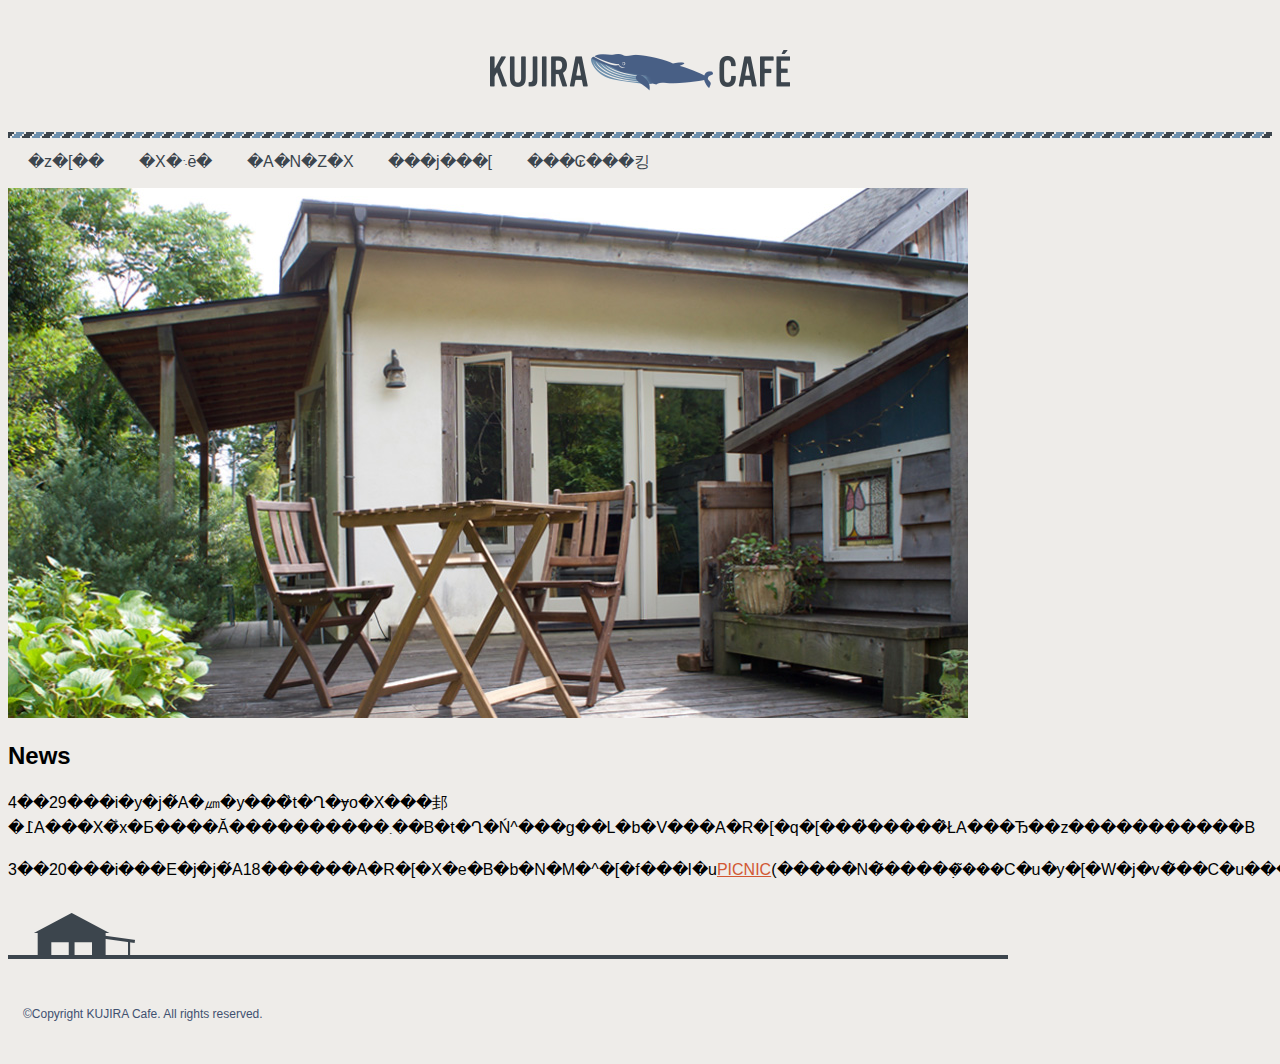
<file: HPworks/cafe/index.html>
<!doctype html>
<html>
<head>
<meta charist="UTF-8">
<title>KUJIRA Cafe�ւ悤����</title>
<link rel="stylesheet" href="css/style.css">
</head>
<body>
<div class="wrapper">
	<!-- �w�b�_�[ -->
	<header class="header">
		<h1 class="logo"><a href="index.html"><img src="images/logo.png" alt="KUJIRA Cafe"</a></h1>
		<nav class="nav">
			<ul>
				<li><a href="index.html">�z�[��</a></li>
				<li><a href="about.html">�X�܈ē�</a></li>
				<li><a href="access.html">�A�N�Z�X</a></li>
				<li><a href="menu.html">���j���[</a></li>
				<li><a href="contact.html">���₢���킹</a></li>
			</ul>
		</nav>
	</header>
	<div class="keyvisual">
		<img src="images/keyvisual.jpg" alt="">
	</div>
	<!-- �w�b�_�[�@�����܂� -->
	<!-- ���C�� -->
	<main>
		<h2 id="news">News</h2>
		<p class="news-item">4��29���i�y�j�́A�㎛�y���̏t�Ղ�ɏo�X���邽�߁A���X�͋x�Ƃ����Ă����������܂��B�t�Ղ�Ń^���g��L�b�V���A�R�[�q�[���̔�����̂ŁA���Ђ��z�����������B</p>
		<p class="news-item">3��20���i���E�j�j�́A18������A�R�[�X�e�B�b�N�M�^�[�f���I�u<a href="https://www.aimyong.net/news/3/?range=future_event_end_time&sort=asc" target="_blank">PICNIC</a>(�����N�͂����݂��̃��C�u�y�[�W�j�v�̃��C�u���J�Â��܂��B�����K�����ł��B���y���݂ɁI</p>
	</main>
	<!-- ���C���@�����܂� -->
	<!-- �t�b�^�[ -->
	<footer class="footer">
		<p>&copy;Copyright KUJIRA Cafe. All rights reserved.</p>
	</footer>
	<!-- �t�b�^�[�@�����܂� -->
</div>
</body>
</html>
</file>
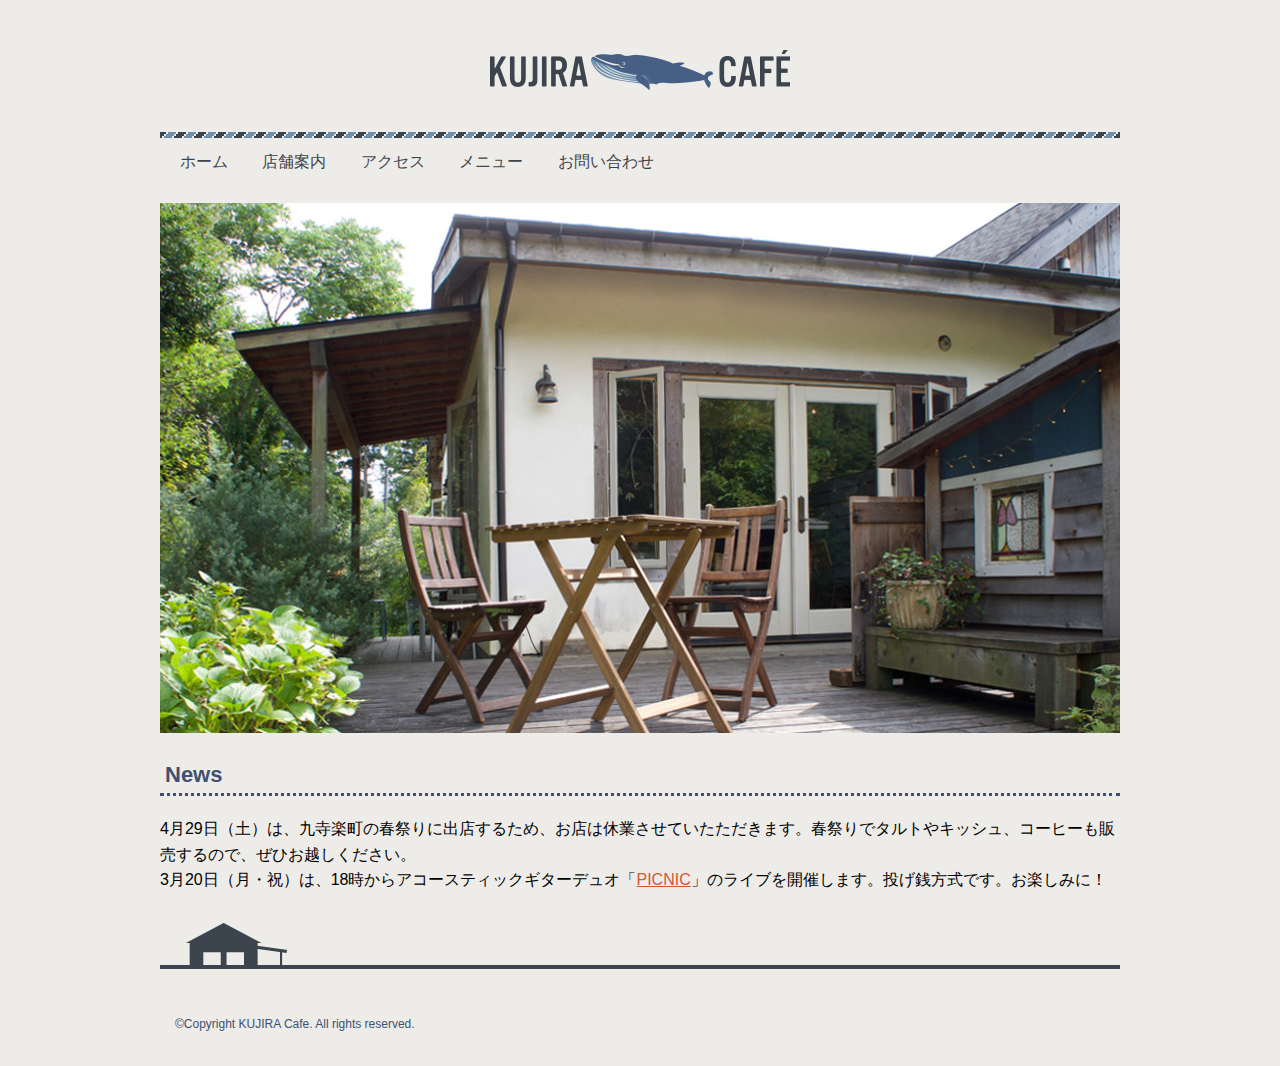
<file: HPworks/サンプル/Site/index.html>
<!doctype html>
<html>
<head>
<meta charset="UTF-8">
<meta name="viewport" content="width=device-width, initial-scale=1">
<title>KUJIRA Cafeへようこそ</title>
<link rel="stylesheet" href="css/style.css">
</head>
<body>
<div class="wrapper">
	<!-- ヘッダー -->
	<header class="header">
		<h1 class="logo"><a href="index.html"><img src="images/logo.png" alt="KUJIRA Cafe"></a></h1>
		<nav class="nav">
			<ul>
				<li><a href="index.html">ホーム</a></li>
				<li><a href="about.html">店舗案内</a></li>
				<li><a href="access.html">アクセス</a></li>
				<li><a href="menu.html">メニュー</a></li>
				<li><a href="contact.html">お問い合わせ</a></li>
			</ul>
		</nav>
	</header>
	<!-- ヘッダー ここまで -->
	<!-- メイン -->
	<div class="keyvisual">
		<img src="images/keyvisual.jpg" alt="">
	</div>
	<main>
		<h2 id="news">News</h2>
		<p class="news-item">4月29日（土）は、九寺楽町の春祭りに出店するため、お店は休業させていたただきます。春祭りでタルトやキッシュ、コーヒーも販売するので、ぜひお越しください。</p>
		<p class="news-item">3月20日（月・祝）は、18時からアコースティックギターデュオ「<a href="http://www.sbcr.jp" target="_blank">PICNIC</a>」のライブを開催します。投げ銭方式です。お楽しみに！</p>
	</main>
	<!-- メイン ここまで -->
	<!-- フッター -->
	<footer class="footer">
		<p>&copy;Copyright KUJIRA Cafe. All rights reserved.</p>
	</footer>
	<!-- フッター ここまで -->
</div>
</body>
</html>
</file>
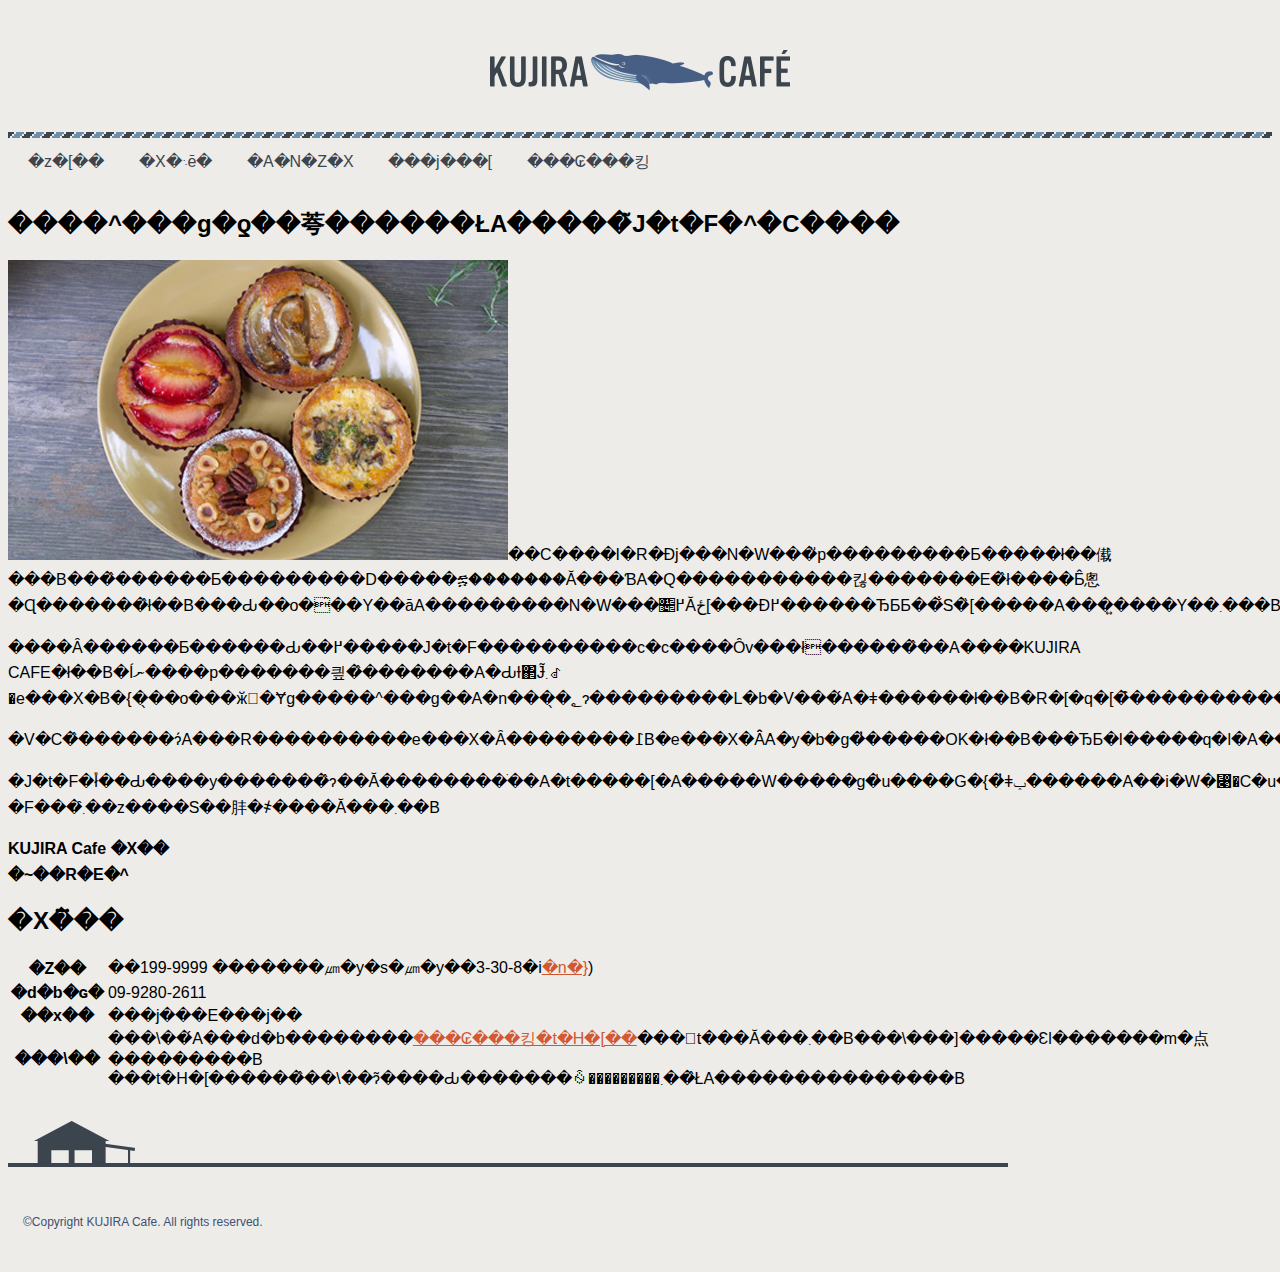
<file: HPworks/cafe/about.html>
<!doctype html>
<html>
<head>
<meta charist="UTF-8">
<title>KUJIRA Cafe �ɂ��� | KUJIRA Cafe</title>
<link rel="stylesheet" href="css/style.css">
</head>
<body>
<div class="wrapper">
	<!-- �w�b�_�[ -->
	<header class="header">
		<h1 class="logo"><a href="index.html"><img src="images/logo.png" alt="KUJIRA Cafe"</a></h1>
		<nav class="nav">
			<ul>
				<li><a href="index.html">�z�[��</a></li>
				<li><a href="about.html">�X�܈ē�</a></li>
				<li><a href="access.html">�A�N�Z�X</a></li>
				<li><a href="menu.html">���j���[</a></li>
				<li><a href="contact.html">���₢���킹</a></li>
			</ul>
		</nav>
	</header>

	<!-- �w�b�_�[�@�����܂� -->
	<!-- ���C�� -->
	<main>
		<h2>����^���g�ƍ��荂������ŁA�����̃J�t�F�^�C����</h2>
		<p><img src="images/about-photo.jpg",alt="�^���g�̎ʐ^">��C����I�R�Ɖj���N�W���̎p���������Ƃ�����ł��傤���B���̂������Ƃ���������D�����፷�������Ă���ƁA�Q�����������킪�������E�̂ł����Ƃ̂悤�Ɋ�������̂ł��B���Ԃ��o�̂��Y��āA���������N�W���𒭂߂Ăځ[���Ɖ߂������ЂƂƂ��̐S�̏[�����A���͍����Y��܂���B</p>

		<p>����Ȃ������Ƃ������Ԃ��߂�����J�t�F����������c�c����Ȏv���ł������̂��A����KUJIRA CAFE�ł��B�Íނ����p�������킢�̂�������A�ԂƗ΂Ɉ͂܂ꂽ�e���X�B�{�̖��o���ӂ񂾂�Ɏg�����^���g��A�n���̖�؂ɂ���������L�b�V���́A�ǂ������ł��B�R�[�q�[�͒��������������Ă����������A�҂����Ă̍�������y���݂��������Ă���܂��B</p>

		<p>�V�C�̂������ɂ́A���R����������e���X�Ȃ��������߁B�e���X�Ȃ̂݁A�y�b�g�̓�����OK�ł��B���ЂƂ�l�����q�l�A��̕����A���C�ɓ���̂��ȂŁA�v���v���̎��Ԃ��������Ƃ��߂������������B</p>

		<p>�J�t�F�ł̎��Ԃ����y�������̂ɂ��Ă��������ׂ��A�t�����[�A�����W�����g�̍u����G�{�̓ǂݕ������A��i�W�⃉�C�u�ȂǁA���܂��܂ȃC�x���g���J�Â��Ă���܂��B�X�P�W���[����<a href="index.html#news">��News��</a>�ō��m�������܂��̂ŁA���m�F���������܂��B
�F���܂̂��z����S��肨�҂����Ă���܂��B</p>

		<p><strong>KUJIRA Cafe �X��<br>
		�~��R�E�^</strong></p>
		<h2>�X�܏��</h2>
		<table>
		<tr>
			<th>�Z��</th>
			<td>��199-9999 �������㎛�y�s�㎛�y��3-30-8�i<a href="access.html">�n�}</a>)</td>
		<tr>
			<th>�d�b�ԍ�</th>
			<td>09-9280-2611</td>
		</tr>
		<tr>
			<th>��x��</th>
			<td>���j���E���j��<td>
		</tr>
			<tr>
			<th>���\��</th>
			<td>���\��́A���d�b��������<a href="contact.html">���₢���킹�t�H�[��</a>���󂯕t���Ă���܂��B���\���]�����Ɛl�������m�点���������B<br>���t�H�[������̂��\��ɂ͂����Ԃ�������ꍇ���������܂��̂ŁA���������������B</td>
		</tr>
		</table>	
	</main>
	<!-- ���C���@�����܂� -->
	<!-- �t�b�^�[ -->
	<footer class="footer">
		<p>&copy;Copyright KUJIRA Cafe. All rights reserved.</p>
	</footer>
	<!-- �t�b�^�[�@�����܂� -->
</div>
</body>
</html>
</file>
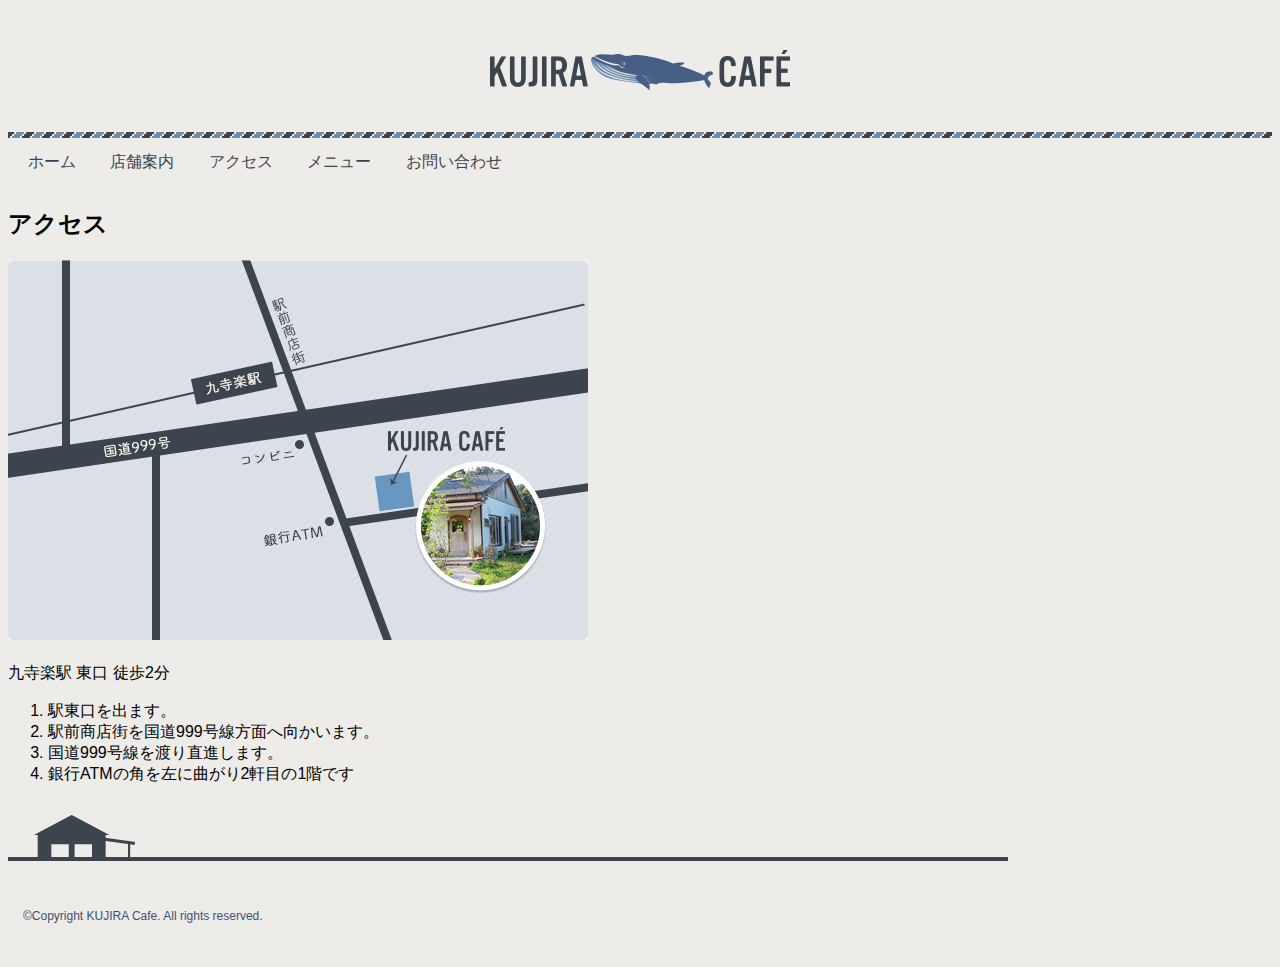
<file: HPworks/cafe/access.html>
<!doctype html>
<html>
<head>
<meta charist="UTF-8">
<title>アクセス | KUJIRA Cafe</title>
<link rel="stylesheet" href="css/style.css">
</head>
<body>
<div class="wrapper">
	<!-- ヘッダー -->
	<header class="header">
		<h1 class="logo"><a href="index.html"><img src="images/logo.png" alt="KUJIRA Cafe"</a></h1>
		<nav class="nav">
			<ul>
				<li><a href="index.html">ホーム</a></li>
				<li><a href="about.html">店舗案内</a></li>
				<li><a href="access.html">アクセス</a></li>
				<li><a href="menu.html">メニュー</a></li>
				<li><a href="contact.html">お問い合わせ</a></li>
			</ul>
		</nav>
	</header>

	<!-- ヘッダー　ここまで -->
	<!-- メイン -->
	<main>
		<h2>アクセス</h2>
		<div><img src="images/map.png" ait="地図"></div>
		<p>九寺楽駅 東口 徒歩2分</p>
		<ol>
			<li>駅東口を出ます。</li>
			<li>駅前商店街を国道999号線方面へ向かいます。</li>
			<li>国道999号線を渡り直進します。</li>
			<li>銀行ATMの角を左に曲がり2軒目の1階です</li>
		</ol>
		
	
	</main>
	<!-- メイン　ここまで -->
	<!-- フッター -->
	<footer class="footer">
		<p>&copy;Copyright KUJIRA Cafe. All rights reserved.</p>
	</footer>
	<!-- フッター　ここまで -->
</div>
</body>
</html>
</file>
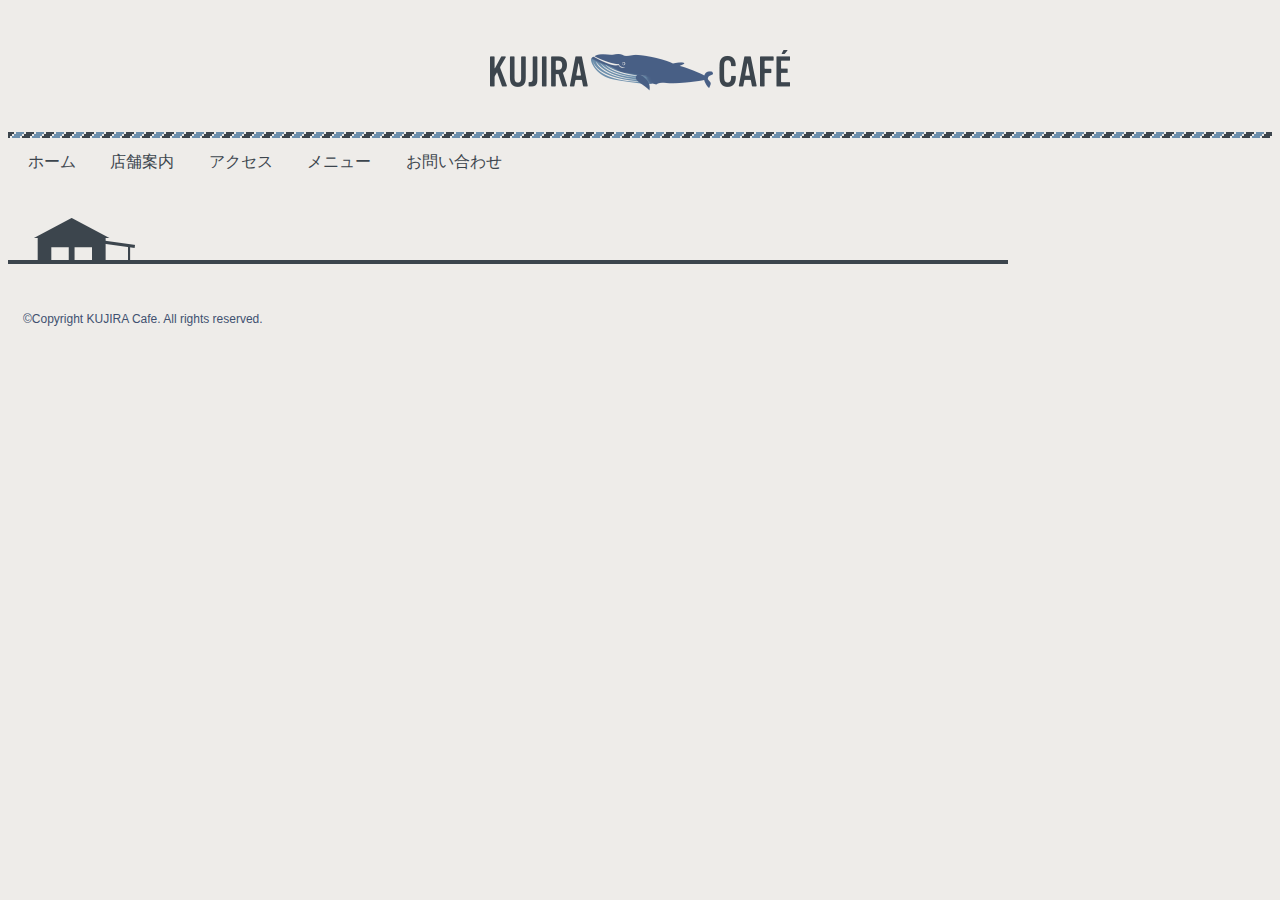
<file: HPworks/cafe/contact.html>
<!doctype html>
<html>
<head>
<meta charist="UTF-8">
<title>お問い合わせ | KUJIRA Cafe</title>
<link rel="stylesheet" href="css/style.css">
</head>
<body>
<div class="wrapper">
	<!-- ヘッダー -->
	<header class="header">
		<h1 class="logo"><a href="index.html"><img src="images/logo.png" alt="KUJIRA Cafe"</a></h1>
		<nav class="nav">
			<ul>
				<li><a href="index.html">ホーム</a></li>
				<li><a href="about.html">店舗案内</a></li>
				<li><a href="access.html">アクセス</a></li>
				<li><a href="menu.html">メニュー</a></li>
				<li><a href="contact.html">お問い合わせ</a></li>
			</ul>
		</nav>
	</header>

	<!-- ヘッダー　ここまで -->
	<!-- メイン -->
	<main>
	
	</main>
	<!-- メイン　ここまで -->
	<!-- フッター -->
	<footer class="footer">
		<p>&copy;Copyright KUJIRA Cafe. All rights reserved.</p>
	</footer>
	<!-- フッター　ここまで -->
</div>
</body>
</html>
</file>
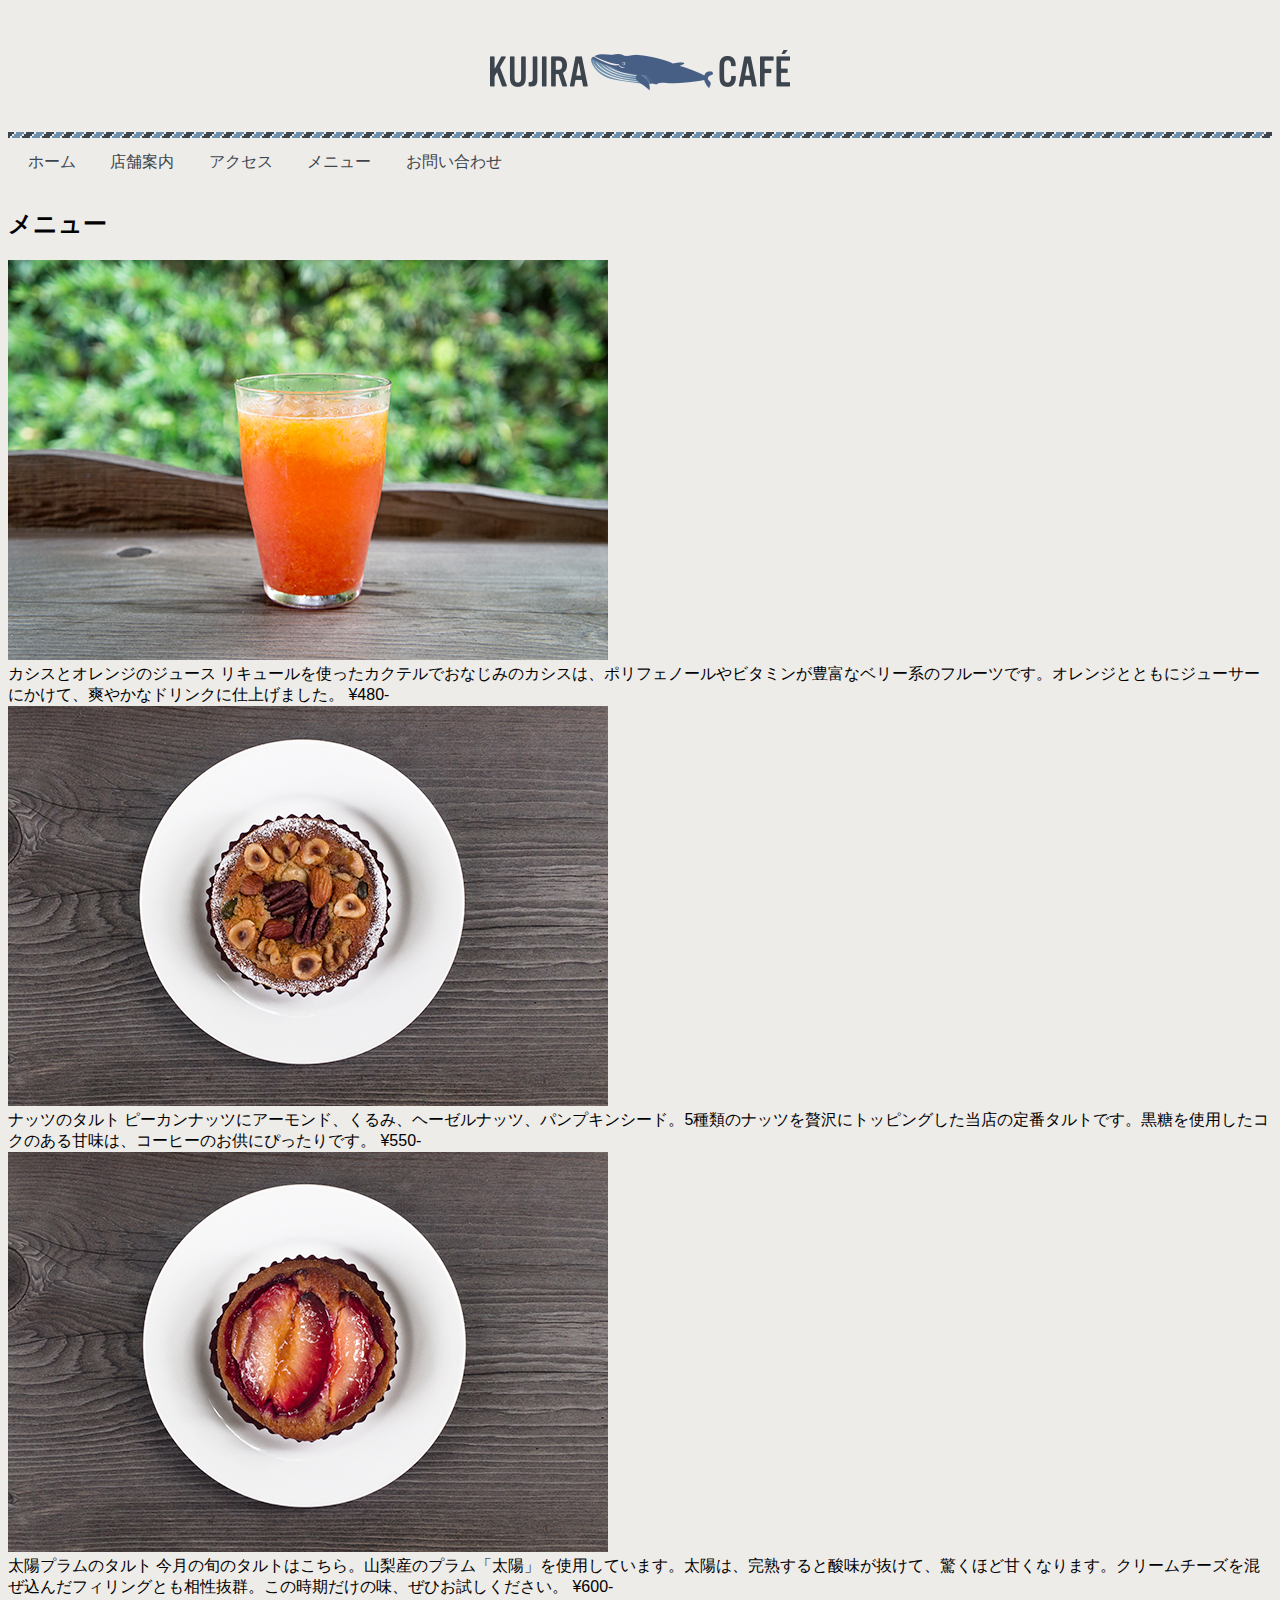
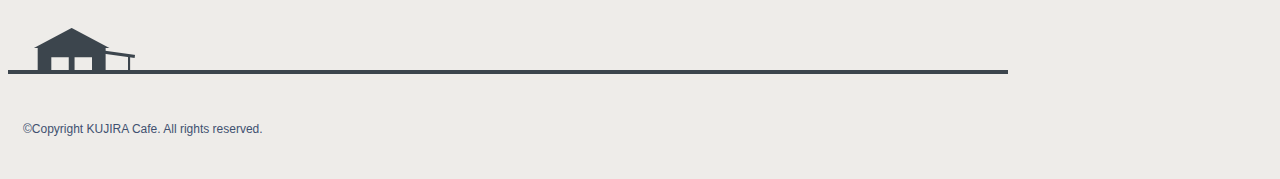
<file: HPworks/cafe/menu.html>
<!doctype html>
<html>
<head>
<meta charist="UTF-8">
<title>メニュー | KUJIRA Cafe</title>
<link rel="stylesheet" href="css/style.css">
</head>
<body>
<div class="wrapper">
	<!-- ヘッダー -->
	<header class="header">
		<h1 class="logo"><a href="index.html"><img src="images/logo.png" alt="KUJIRA Cafe"</a></h1>
		<nav class="nav">
			<ul>
				<li><a href="index.html">ホーム</a></li>
				<li><a href="about.html">店舗案内</a></li>
				<li><a href="access.html">アクセス</a></li>
				<li><a href="menu.html">メニュー</a></li>
				<li><a href="contact.html">お問い合わせ</a></li>
			</ul>
		</nav>
	</header>

	<!-- ヘッダー　ここまで -->
	<!-- メイン -->
	<main>
		<h2>メニュー</h2>
		<div class="menu-block">
			<div class="menu-item">
				<div class="menu-photo">
					<img src="images/menu-photo1.jpg" alt="">
				</div>
				<div class="menu-text">
					カシスとオレンジのジュース
リキュールを使ったカクテルでおなじみのカシスは、ポリフェノールやビタミンが豊富なベリー系のフルーツです。オレンジとともにジューサーにかけて、爽やかなドリンクに仕上げました。

&yen;480-
				</div>
			</div>
			<div class="menu-item">
				<div class="menu-photo">
					<img src="images/menu-photo2.jpg" alt="">
				</div>
				<div class="menu-text">
					ナッツのタルト
ピーカンナッツにアーモンド、くるみ、ヘーゼルナッツ、パンプキンシード。5種類のナッツを贅沢にトッピングした当店の定番タルトです。黒糖を使用したコクのある甘味は、コーヒーのお供にぴったりです。

&yen;550-

				</div>
			</div>
			<div class="menu-item">
				<div class="menu-photo">
					<img src="images/menu-photo3.jpg" alt="">
				</div>
				<div class="menu-text">
					太陽プラムのタルト
今月の旬のタルトはこちら。山梨産のプラム「太陽」を使用しています。太陽は、完熟すると酸味が抜けて、驚くほど甘くなります。クリームチーズを混ぜ込んだフィリングとも相性抜群。この時期だけの味、ぜひお試しください。

&yen;600-


				</div>
			</div>
		</div>
	</main>
	<!-- メイン　ここまで -->
	<!-- フッター -->
	<footer class="footer">
		<p>&copy;Copyright KUJIRA Cafe. All rights reserved.</p>
	</footer>
	<!-- フッター　ここまで -->
</div>
</body>
</html>
</file>
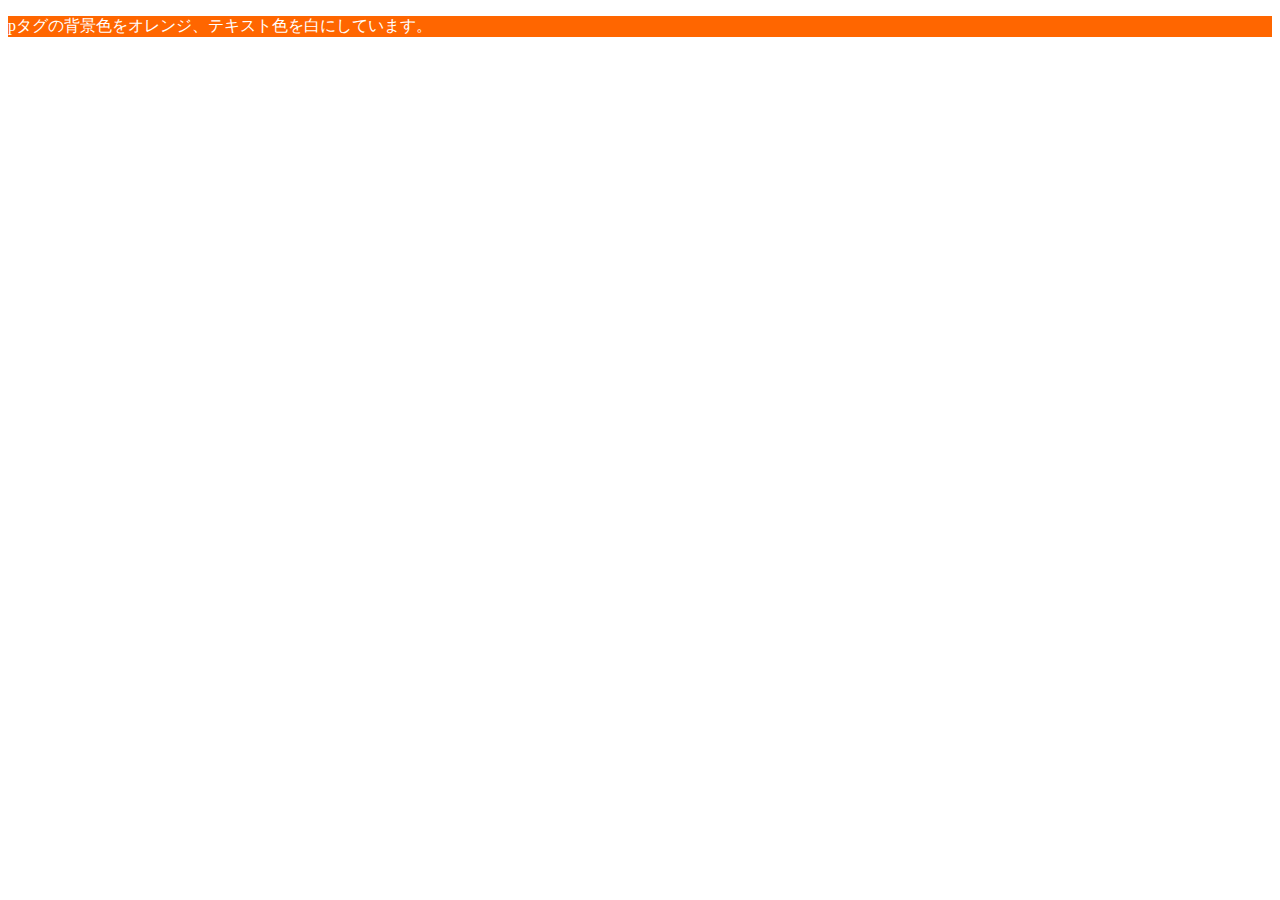
<file: HPworks/サンプル/extra/csssample.html>
<!DOCTYPE html>
<html>
<head>
<meta charset="utf-8">
<title>簡単なCSSの例</title>
<style>
p {
  background-color: #ff6600;
  color: #ffffff;
}
</style>
</head>
<body>
  <p>pタグの背景色をオレンジ、テキスト色を白にしています。</p>
</body>
</html>
</file>
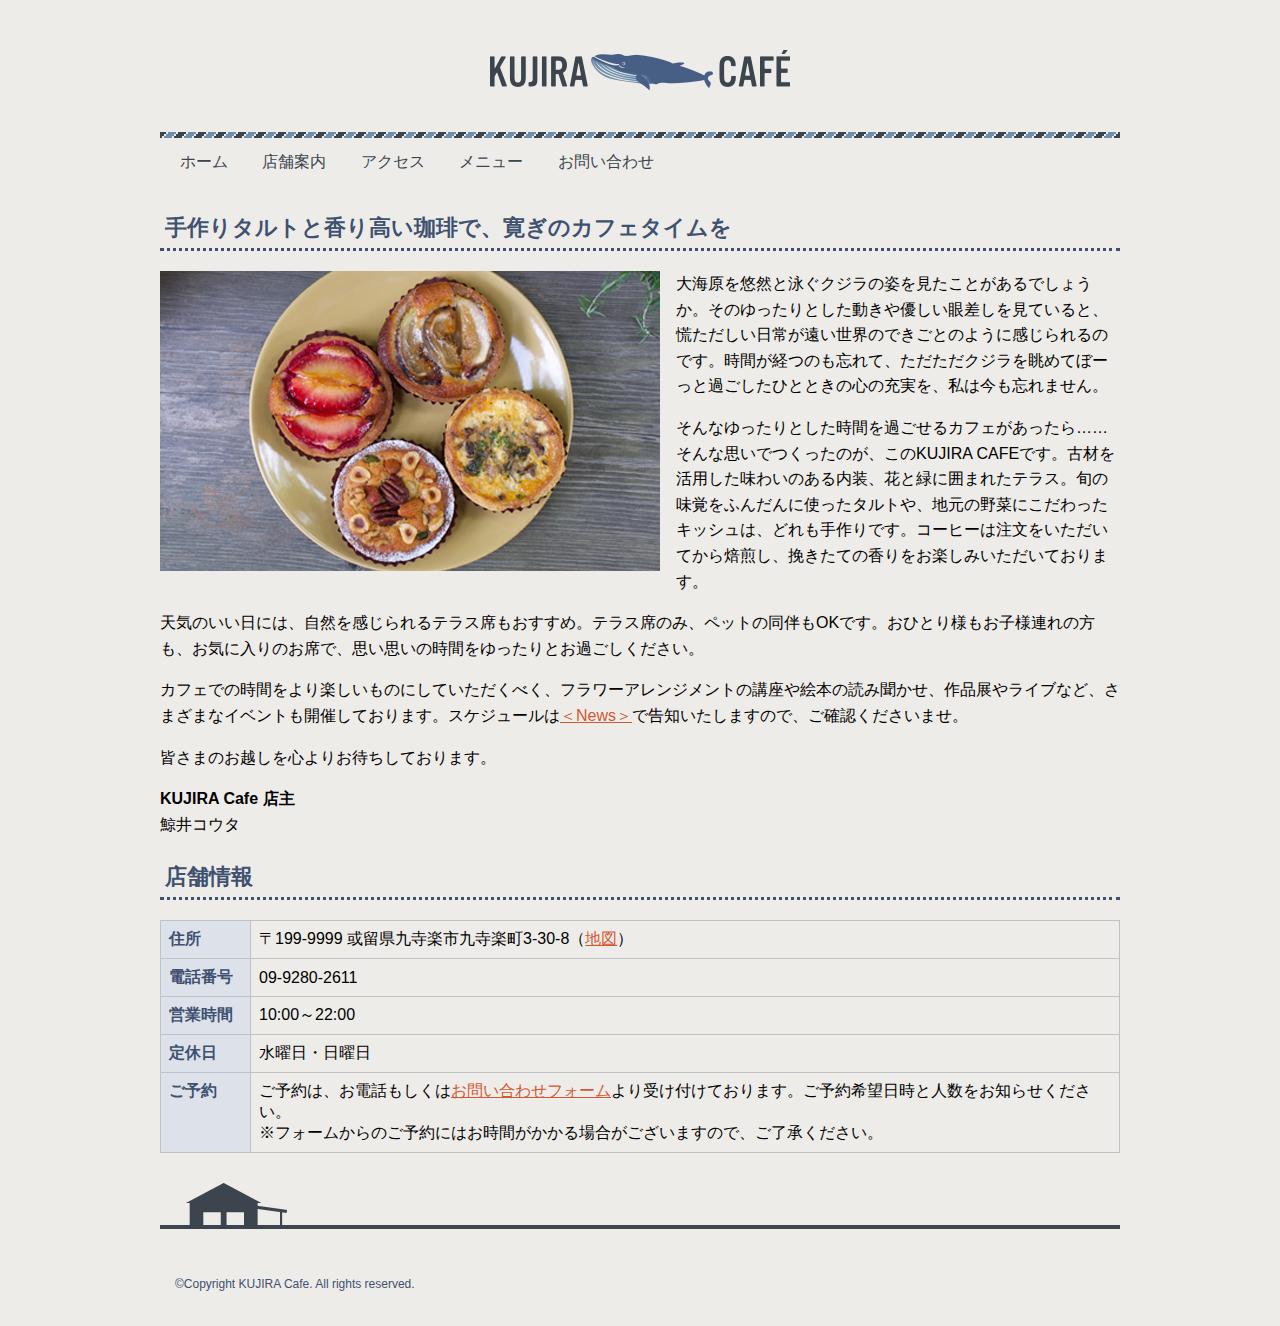
<file: HPworks/サンプル/Site/about.html>
<!doctype html>
<html>
<head>
<meta charset="UTF-8">
<meta name="viewport" content="width=device-width, initial-scale=1">
<title>KUJIRA Cafeについて | KUJIRA Cafe</title>
<link rel="stylesheet" href="css/style.css">
</head>
<body>
<div class="wrapper">
	<!-- ヘッダー -->
	<header class="header">
		<h1 class="logo"><a href="index.html"><img src="images/logo.png" alt="KUJIRA Cafe"></a></h1>
		<nav class="nav">
			<ul>
				<li><a href="index.html">ホーム</a></li>
				<li><a href="about.html">店舗案内</a></li>
				<li><a href="access.html">アクセス</a></li>
				<li><a href="menu.html">メニュー</a></li>
				<li><a href="contact.html">お問い合わせ</a></li>
			</ul>
		</nav>
	</header>
	<!-- ヘッダー ここまで -->
	<!-- メイン -->
	<main>
		<h2>手作りタルトと香り高い珈琲で、寛ぎのカフェタイムを</h2>	
		<p><img src="images/about-photo.jpg" alt="タルトの写真" class="shop-photo">大海原を悠然と泳ぐクジラの姿を見たことがあるでしょうか。そのゆったりとした動きや優しい眼差しを見ていると、慌ただしい日常が遠い世界のできごとのように感じられるのです。時間が経つのも忘れて、ただただクジラを眺めてぼーっと過ごしたひとときの心の充実を、私は今も忘れません。</p>
		<p>そんなゆったりとした時間を過ごせるカフェがあったら……そんな思いでつくったのが、このKUJIRA CAFEです。古材を活用した味わいのある内装、花と緑に囲まれたテラス。旬の味覚をふんだんに使ったタルトや、地元の野菜にこだわったキッシュは、どれも手作りです。コーヒーは注文をいただいてから焙煎し、挽きたての香りをお楽しみいただいております。</p>
		<p>天気のいい日には、自然を感じられるテラス席もおすすめ。テラス席のみ、ペットの同伴もOKです。おひとり様もお子様連れの方も、お気に入りのお席で、思い思いの時間をゆったりとお過ごしください。</p>
		<p>カフェでの時間をより楽しいものにしていただくべく、フラワーアレンジメントの講座や絵本の読み聞かせ、作品展やライブなど、さまざまなイベントも開催しております。スケジュールは<a href="index.html#news">＜News＞</a>で告知いたしますので、ご確認くださいませ。</p>
		<p>皆さまのお越しを心よりお待ちしております。</p>

		<p><strong>KUJIRA Cafe 店主</strong><br>
		鯨井コウタ</p>
		
		<h2 class="clear">店舗情報</h2>
		<table class="info">
		<tr>
			<th>住所</th>
			<td>〒199-9999 或留県九寺楽市九寺楽町3-30-8（<a href="access.html">地図</a>）</td>
		</tr>
		<tr>
			<th>電話番号</th>
			<td>09-9280-2611</td>
		</tr>
		<tr>
			<th>営業時間</th>
			<td>10:00～22:00</td>
		</tr>
		<tr>
			<th>定休日</th>
			<td>水曜日・日曜日</td>
		</tr>
		<tr>
			<th>ご予約</th>
			<td>ご予約は、お電話もしくは<a href="contact.html">お問い合わせフォーム</a>より受け付けております。ご予約希望日時と人数をお知らせください。<br>
			※フォームからのご予約にはお時間がかかる場合がございますので、ご了承ください。</td>
		</tr>
		</table>
	</main>
	<!-- メイン ここまで -->
	<!-- フッター -->
	<footer class="footer">
		<p>&copy;Copyright KUJIRA Cafe. All rights reserved.</p>
	</footer>
	<!-- フッター ここまで -->
</div>
</body>
</html>
</file>
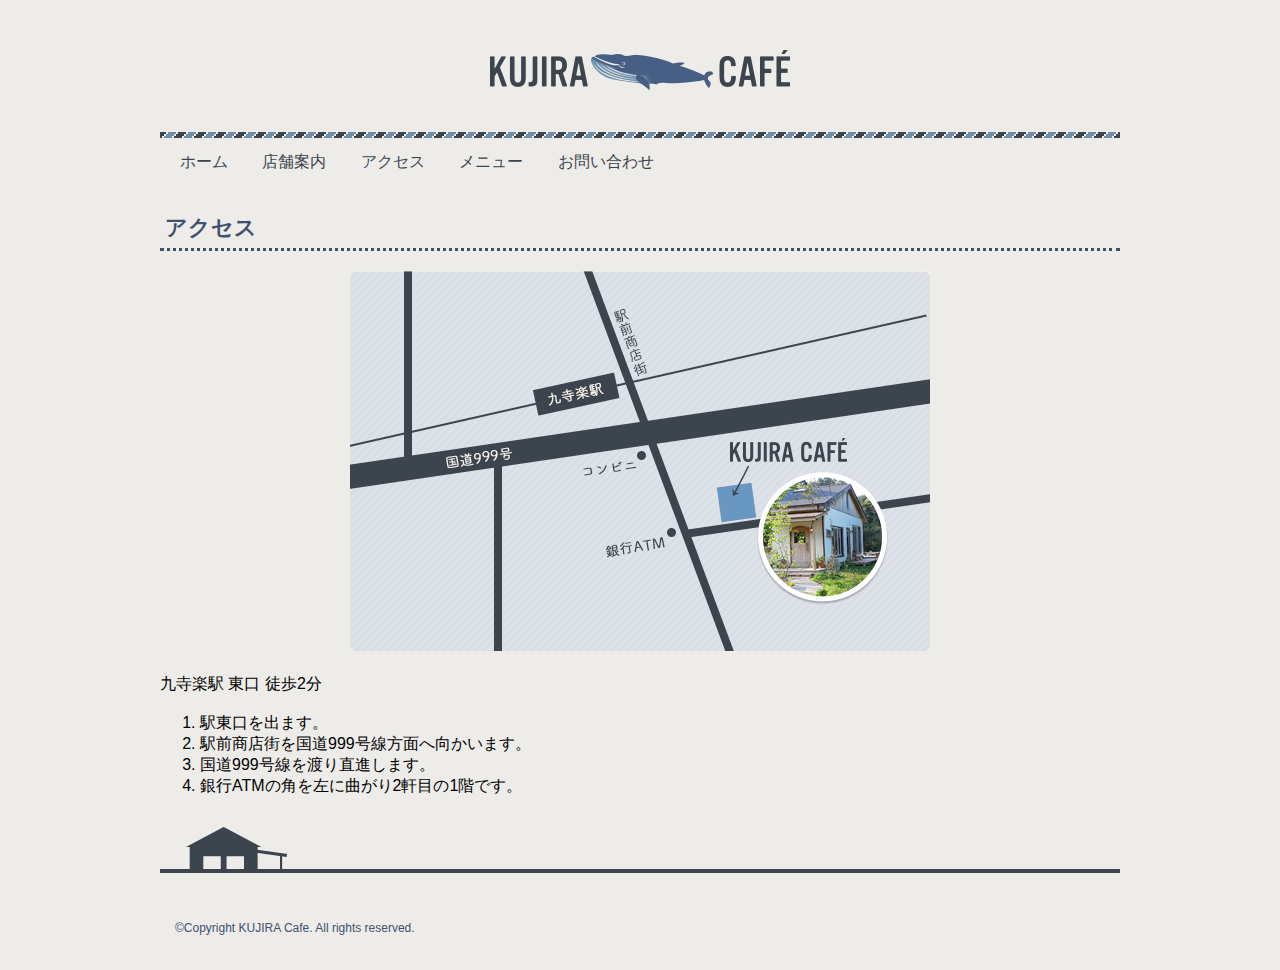
<file: HPworks/サンプル/Site/access.html>
<!doctype html>
<html>
<head>
<meta charset="UTF-8">
<meta name="viewport" content="width=device-width, initial-scale=1">
<title>アクセス | KUJIRA Cafe</title>
<link rel="stylesheet" href="css/style.css">
</head>
<body>
<div class="wrapper">
	<!-- ヘッダー -->
	<header class="header">
		<h1 class="logo"><a href="index.html"><img src="images/logo.png" alt="KUJIRA Cafe"></a></h1>
		<nav class="nav">
			<ul>
				<li><a href="index.html">ホーム</a></li>
				<li><a href="about.html">店舗案内</a></li>
				<li><a href="access.html">アクセス</a></li>
				<li><a href="menu.html">メニュー</a></li>
				<li><a href="contact.html">お問い合わせ</a></li>
			</ul>
		</nav>
	</header>
	<!-- ヘッダー ここまで -->
	<!-- メイン -->
	<main>
		<h2>アクセス</h2>
		<div class="map"><img src="images/map.png" alt="地図"></div>
		<p>九寺楽駅 東口 徒歩2分</p>
		<ol>
			<li>駅東口を出ます。</li>
			<li>駅前商店街を国道999号線方面へ向かいます。</li>
			<li>国道999号線を渡り直進します。</li>
			<li>銀行ATMの角を左に曲がり2軒目の1階です。</li>
		</ol>
	</main>
	<!-- メイン ここまで -->
	<!-- フッター -->
	<footer class="footer">
		<p>&copy;Copyright KUJIRA Cafe. All rights reserved.</p>
	</footer>
	<!-- フッター ここまで -->
</div>
</body>
</html>
</file>
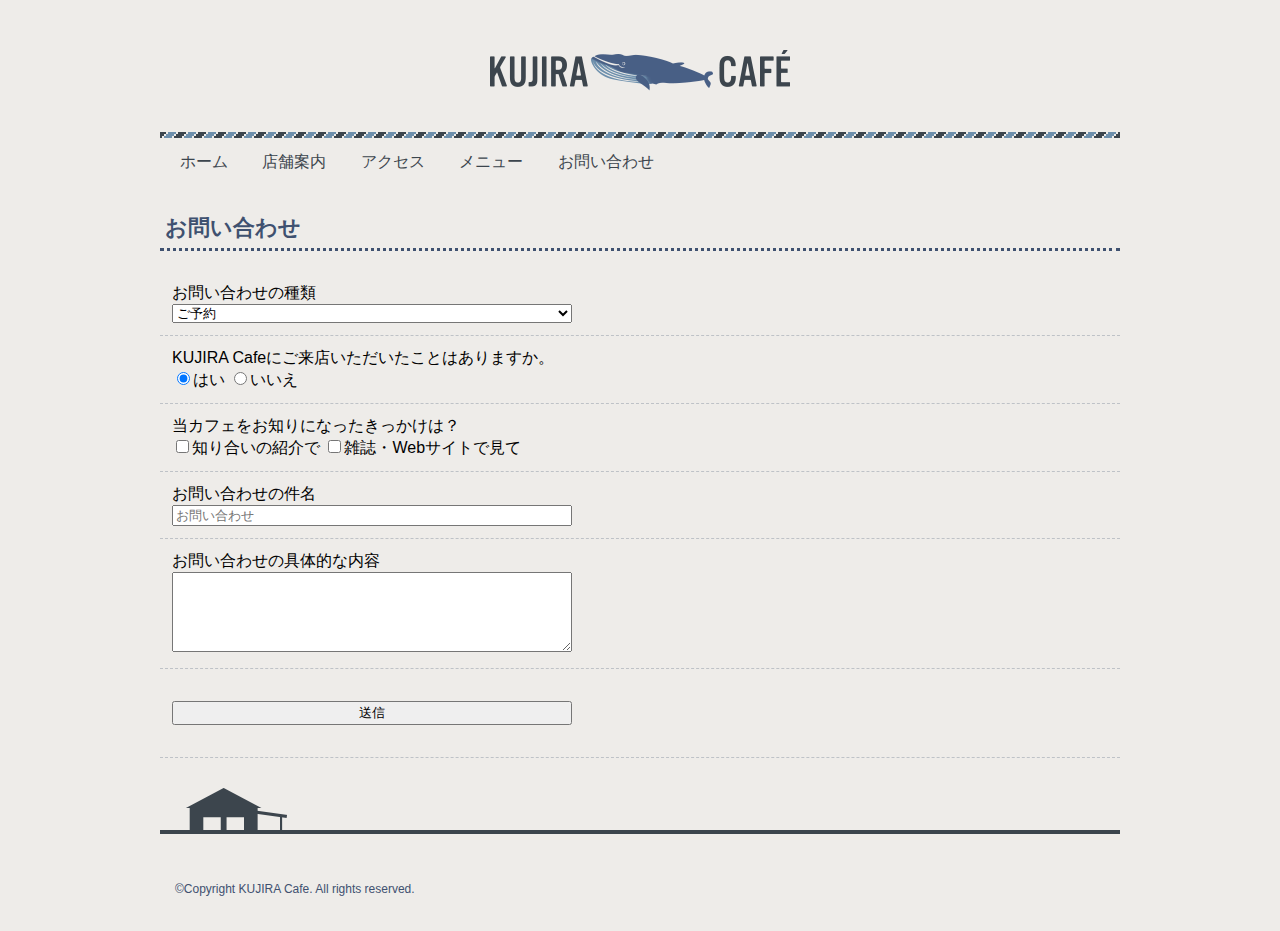
<file: HPworks/サンプル/Site/contact.html>
<!doctype html>
<html>
<head>
<meta charset="UTF-8">
<meta name="viewport" content="width=device-width, initial-scale=1">
<title>お問い合わせ | KUJIRA Cafe</title>
<link rel="stylesheet" href="css/style.css">
</head>
<body>
<div class="wrapper">
	<!-- ヘッダー -->
	<header class="header">
		<h1 class="logo"><a href="index.html"><img src="images/logo.png" alt="KUJIRA Cafe"></a></h1>
		<nav class="nav">
			<ul>
				<li><a href="index.html">ホーム</a></li>
				<li><a href="about.html">店舗案内</a></li>
				<li><a href="access.html">アクセス</a></li>
				<li><a href="menu.html">メニュー</a></li>
				<li><a href="contact.html">お問い合わせ</a></li>
			</ul>
		</nav>
	</header>
	<!-- ヘッダー ここまで -->
	<!-- メイン -->
	<main>
		<h2>お問い合わせ</h2>
		<form method="GET" action="result.html">
			<div>
				<label for="kind">お問い合わせの種類</label><br>
				<select id="kind" name="kind">
					<option value="reservation">ご予約</option>
					<option value="event">イベントについて</option>
					<option value="contact">その他のお問い合わせ</option>
				</select>
			</div>
			<div>
				KUJIRA Cafeにご来店いただいたことはありますか。<br>
				<label><input type="radio" name="first" value="yes" checked>はい</label>
				<label><input type="radio" name="first" value="no">いいえ</label>
			</div>
			<div>
				当カフェをお知りになったきっかけは？<br>
				<label><input type="checkbox" name="how" value="friends">知り合いの紹介で</label>
				<label><input type="checkbox" name="how" value="magazine">雑誌・Webサイトで見て</label>
			</div>
			<div>
				<label>お問い合わせの件名<br>
				<input type="text" name="subject" placeholder="お問い合わせ"></label>
			</div>
			<div>
				<label>お問い合わせの具体的な内容<br>
				<textarea name="message"></textarea></label>
			</div>
			<div>
				<input type="submit" name="submit" value="送信">
			</div>
		</form>
	</main>
	<!-- メイン ここまで -->
	<!-- フッター -->
	<footer class="footer">
		<p>&copy;Copyright KUJIRA Cafe. All rights reserved.</p>
	</footer>
	<!-- フッター ここまで -->
</div>
</body>
</html>
</file>
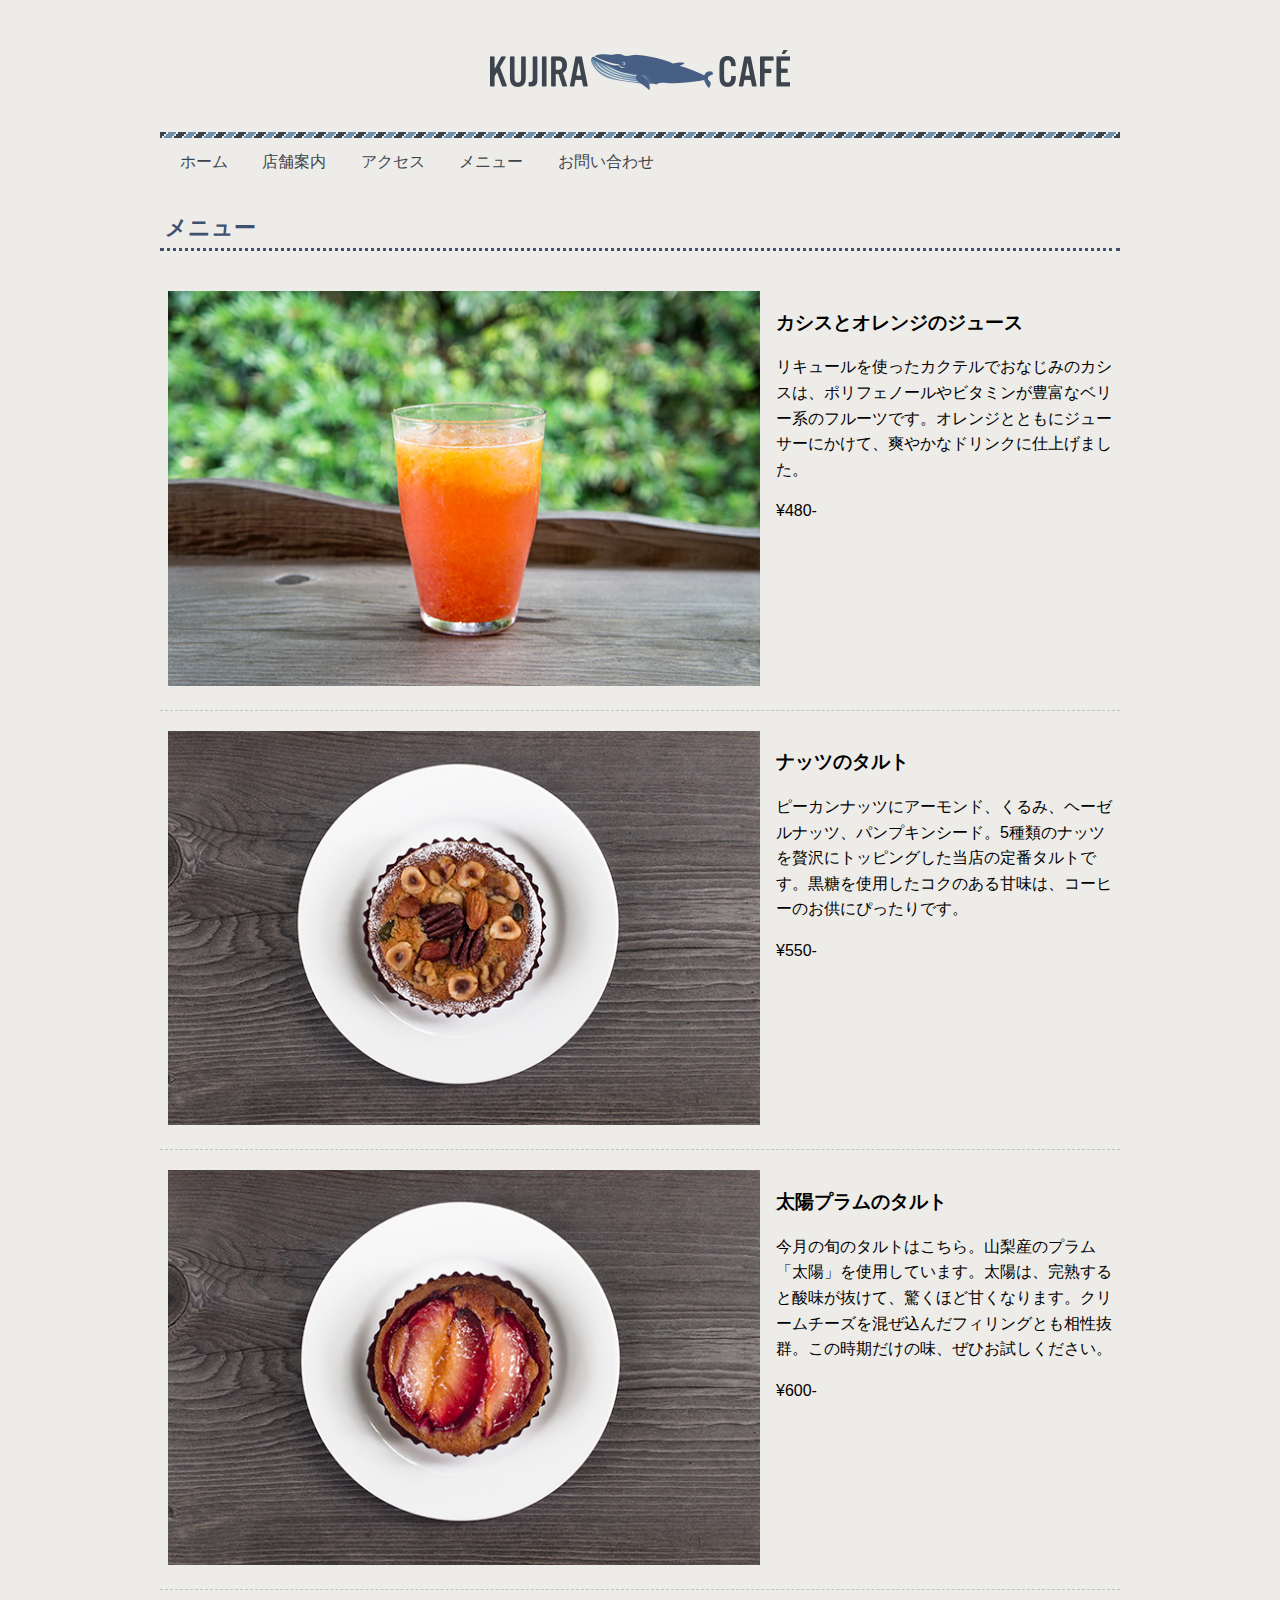
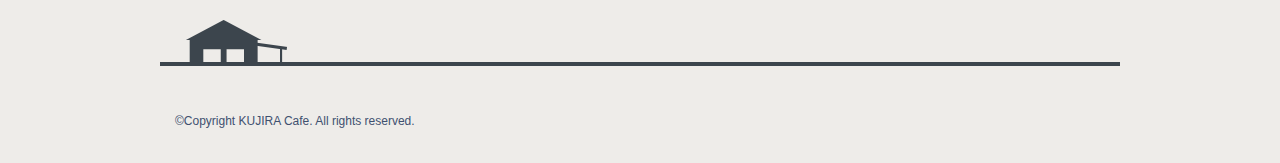
<file: HPworks/サンプル/Site/menu.html>
<!doctype html>
<html>
<head>
<meta charset="UTF-8">
<meta name="viewport" content="width=device-width, initial-scale=1">
<title>メニュー | KUJIRA Cafe</title>
<link rel="stylesheet" href="css/style.css">
</head>
<body>
<div class="wrapper">
	<!-- ヘッダー -->
	<header class="header">
		<h1 class="logo"><a href="index.html"><img src="images/logo.png" alt="KUJIRA Cafe"></a></h1>
		<nav class="nav">
			<ul>
				<li><a href="index.html">ホーム</a></li>
				<li><a href="about.html">店舗案内</a></li>
				<li><a href="access.html">アクセス</a></li>
				<li><a href="menu.html">メニュー</a></li>
				<li><a href="contact.html">お問い合わせ</a></li>
			</ul>
		</nav>
	</header>
	<!-- ヘッダー ここまで -->
	<!-- メイン -->
	<main>
		<h2>メニュー</h2>
		<div class="menu-block">
			<div class="menu-item">
				<div class="menu-photo">
					<img src="images/menu-photo1.jpg" alt="">
				</div>
				<div class="menu-text">
					<h3>カシスとオレンジのジュース</h3>
					<p>リキュールを使ったカクテルでおなじみのカシスは、ポリフェノールやビタミンが豊富なベリー系のフルーツです。オレンジとともにジューサーにかけて、爽やかなドリンクに仕上げました。</p>
					<p>&yen;480-</p>
				</div>
			</div>
			
			<div class="menu-item">
				<div class="menu-photo">
					<img src="images/menu-photo2.jpg" alt="">
				</div>
				<div class="menu-text">
					<h3>ナッツのタルト</h3>
					<p>ピーカンナッツにアーモンド、くるみ、ヘーゼルナッツ、パンプキンシード。5種類のナッツを贅沢にトッピングした当店の定番タルトです。黒糖を使用したコクのある甘味は、コーヒーのお供にぴったりです。</p>
					<p>&yen;550-</p>
				</div>
			</div>
			
			<div class="menu-item">
				<div class="menu-photo">
					<img src="images/menu-photo3.jpg" alt="">
				</div>
				<div class="menu-text">
					<h3>太陽プラムのタルト</h3>
					<p>今月の旬のタルトはこちら。山梨産のプラム「太陽」を使用しています。太陽は、完熟すると酸味が抜けて、驚くほど甘くなります。クリームチーズを混ぜ込んだフィリングとも相性抜群。この時期だけの味、ぜひお試しください。</p>
					<p>&yen;600-</p>
				</div>
			</div>
		</div>
	</main>
	<!-- メイン ここまで -->
	<!-- フッター -->
	<footer class="footer">
		<p>&copy;Copyright KUJIRA Cafe. All rights reserved.</p>
	</footer>
	<!-- フッター ここまで -->
</div>
</body>
</html>
</file>
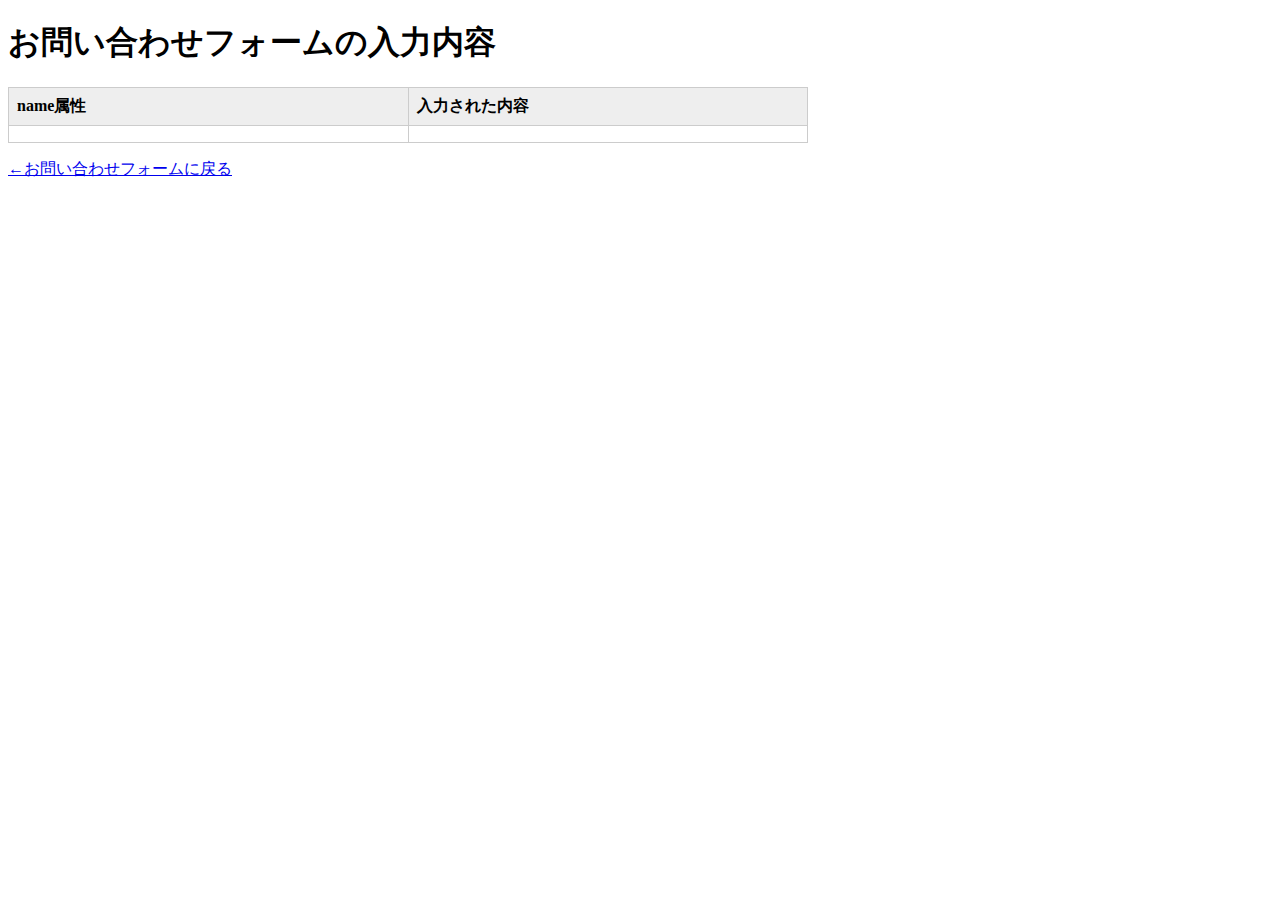
<file: HPworks/サンプル/Site/result.html>
<!doctype html>
<html>
<head>
<meta charset="UTF-8">
<meta name="viewport" content="width=device-width, initial-scale=1">
<title>お問い合わせの入力内容</title>
<style>
#result {
	border: 1px solid #cccccc;
	border-collapse: collapse;
	width: 100%;
	max-width: 800px;
}
th, td {
	padding: 0.5em;
	border: 1px solid #cccccc;
	text-align: left;
	vertical-align: top;
}
th {
	width: 100px;
	background-color: #eeeeee;
}
</style>

</head>
<body>
<h1>お問い合わせフォームの入力内容</h1>
<table id="result">
	<tbody id="test">
	<tr><th>name属性</th><th>入力された内容</th></tr>
	</tbody>
</table>
<p><a href="contact.html">←お問い合わせフォームに戻る</a></p>

<script>
'use strict';

{
	window.addEventListener('DOMContentLoaded', function(){
		var params = decodeURI(location.search);
		params = params.substring(1);
		var paramArray = [];
		paramArray = params.split("&");
		var tableContent = "";
		paramArray.forEach(function(item, index){
			var keyValue = [];
			keyValue = item.split("=");
			var tr = document.createElement("tr");
			var tdName = document.createElement("td");
			tdName.textContent = keyValue[0];
			var tdValue = document.createElement("td");
			tdValue.textContent = keyValue[1];
			tr.appendChild(tdName);
			tr.appendChild(tdValue);
			var e = document.getElementById("test");
			e.appendChild(tr);
		});
	});
}
</script>
</body>
</html>
</file>
<file: HPworks/cafe/css/style.css>
@charset "UTF-8";

/*すべてのWebページに適用される*/
html {
	font-family: sans-serif;
}
html * {
	boz-sizing: border-box;
}
body {
	
	background-color: #eeece9;
}
.wrapper{
	margin: 0 a
h2{
	color: #3f5170;
	font-size: 22px;
	border-bottom: 3px dotted #3f5170;
	margin-top: 20px;
	margin-right: 0px;
	margin-bottom: 20px;
	margin-left: 0px;
	padding-top: 5px;
	padding-right: 5px;
	padding-bottom: 5px;
	padding-left: 5px;
}
p {
	line-height: 1.6;
}
a:link {
	color: #d25833;
}
a:visited {
	color: #d25833;
}
a:hover {
	color: #ff6a3b;
}
/*すべてのページに適用　- ヘッダー - */
.logo {
	margin: 50px 0 40px 0;
	line-height: 0;
	text-align: center;
}
.nav li {
	display: inline;
	list-style-type: none;
	padding-right: 30px;
}
.nav ul {
	margin: 0 0 0 0;
	padding: 20px 10px 15px 20px;
	background-image: url(../images/menu-bg.png);
	background-repeat: repeat-x;
}
.nav a:link {
	color: #3c454d;
	text-decoration: none;
}
.nav a:visited{
	color: #3c454d;
	text-decoration: none;
}
.nav a:hovor {
	color: #7b8dac;
	text-decoration: none;
}
.nav a:active {
	color: #5a9bc0;
	text-decoration: none;
}
/*すべてのページに適用 -フッター-*/
.footer{
	background-image: url(../images/footer-bg.png);
	background-repeat: no-repeat;
	margin-top: 30px;
	padding: 80px 15px 20px 15px;
	font-size: 12px;
	color: #3f5170
}
</file>
<file: HPworks/サンプル/Site/css/style.css>
@charset "UTF-8";

/* すべてのWebページに適用される */
html {
	font-family: sans-serif;
}
html * {
	box-sizing: border-box;
}
body {
	margin: 0 0 0 0;
	background-color: #eeece9;
}
.wrapper {
	margin: 0 auto 0 auto;
	max-width: 960px;
}
h2 {
	color: #3f5170;
	font-size: 22px;
	border-bottom: 3px dotted #3f5170;
	margin-top: 20px;
	margin-right: 0px;
	margin-bottom: 20px;
	margin-left: 0px;
	padding-top: 5px;
	padding-right: 5px;
	padding-bottom: 5px;
	padding-left: 5px;
}
p {
	line-height: 1.6;
}
a:link {
	color: #d25833;
}
a:visited {
	color: #d25833;
}
a:hover {
	color: #e3937a;
}
a:active {
	color: #ff6a3b;
}
img {
	max-width: 100%;
	height: auto;
}

/* すべてのページに適用 - ヘッダー - */
.logo {
	margin: 50px 0 40px 0;
	line-height: 0;
	text-align: center;
}
.nav li {
	display: inline;
	list-style-type: none;
	padding-right: 30px;
}
.nav ul {
	margin: 0 0 0 0;
	padding: 20px 10px 15px 20px;
	background-image: url(../images/menu-bg.png);
	background-repeat: repeat-x;
}
.nav a:link {
	color: #3c454d;
	text-decoration: none;
}
.nav a:visited {
	color: #3c454d;
	text-decoration: none;
}
.nav a:hover {
	color: #7b8dac;
	text-decoration: none;
}
.nav a:active {
	color: #5a9bc0;
	text-decoration: none;
}

/* すべてのページに適用 - フッター - */
.footer {
	background-image: url(../images/footer-bg.png);
	background-repeat: no-repeat;
	margin-top: 30px;
	padding: 80px 15px 20px 15px;
	font-size: 12px;
	color: #3f5170;
}

/* 個別のスタイル */
/* index.html */
.keyvisual {
	margin: 15px 0 0 0;
}
.news-item {
	margin: 0;
}

/* about.html */
.shop-photo {
	float: left;
	padding: 0 1em 1em 0;
}
.clear {
	clear: both;
}
/* テーブル */
.info {
	border-collapse: collapse;
}
.info th, .info td {
	padding: 8px;
	border: 1px solid #bec2c7;
	text-align: left;
}
.info th {
	background-color: #dde2ea;
	width: 90px;
	color: #3f5170;
	vertical-align: top;
}

/* menu.html */
.menu-item {
	display: flex;
	border-bottom: 1px dashed #bec2c7;
	padding: 20px 8px;
}
.menu-photo {
	margin-right: 16px;
	flex: 1 1 auto;
}
.menu-text {
	flex: 0 0 336px;
}

/* access.html */
.map {
	text-align: center;
}

/* contact.html */
form div {
	padding:12px;
	border-bottom: 1px dashed #bec2c7;
}
select {
	width: 30em;
}
input[name="subject"] {
	width:30em;
}
textarea {
	width: 30em;
	height: 6em;
}
input[type="submit"] {
	margin: 20px 0;
	width: 30em;
}

/* スマートフォン向けCSS */
@media (max-width: 767px) {
	/* 全体 - ナビゲーション */
	.wrapper {
		margin: 0 8px;
	}
	.logo {
		margin: 30px 0;
	}
	.logo img {
		width: 200px;
	}
	.nav {	
		background-color: #dfddda;
	}
	.nav li {
		display: block;
	}

	/* menu.html - 横並び解除 */
	.menu-item {
		display: block;
	}
	.menu-photo {
		margin-right: 0;
		width: 100%;
	}
	.menu-text {
		width: 100%;
	}

	/* contact.html - フォーム */
	select {
		width: 100%;
	}
	input[name="subject"] {
		width: 100%;
	}
	textarea {
		width: 100%;
	}
	input[type="submit"] {
		margin: 20px 0;
		width: 100%;
	}	
}
</file>
